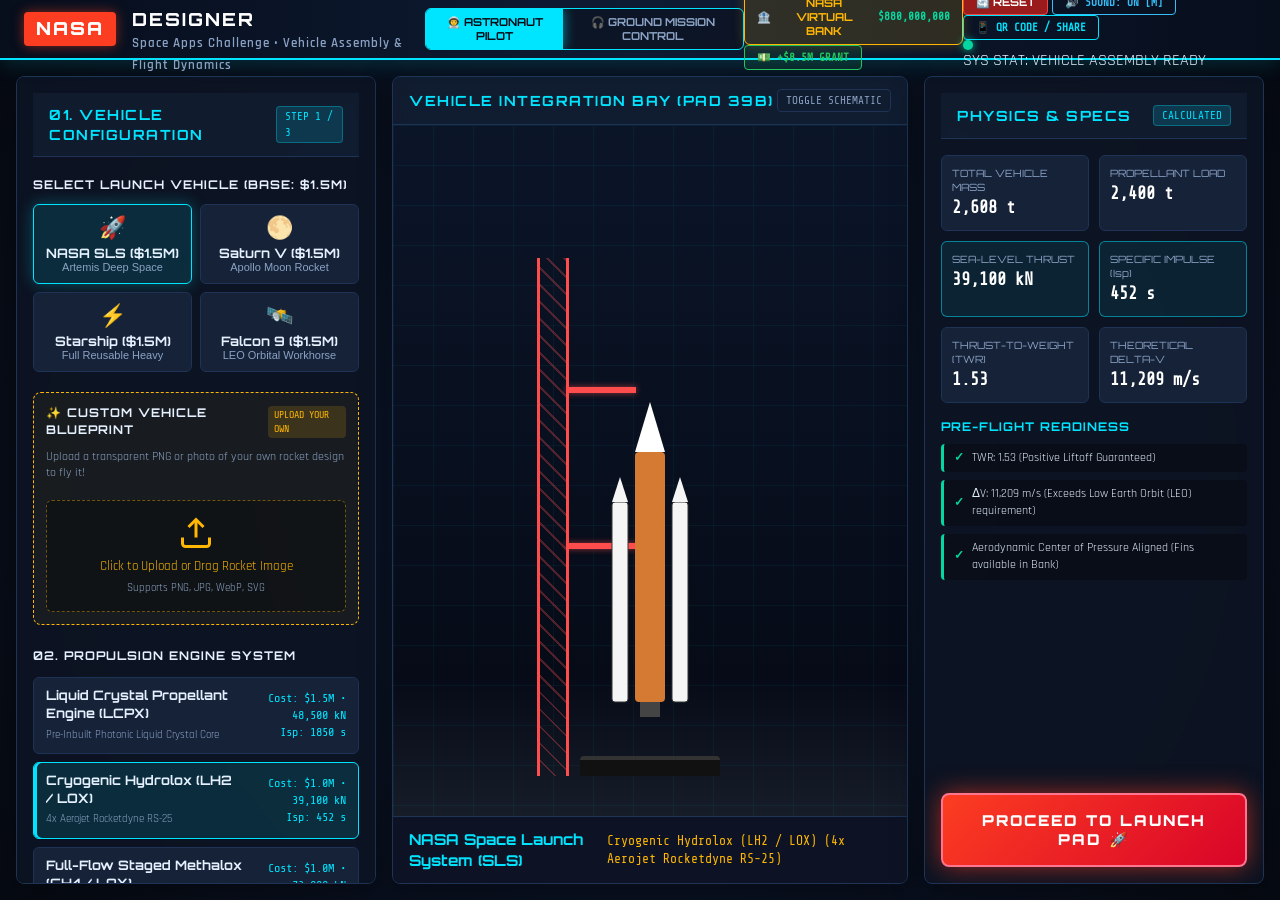
<file: index.html>
<!DOCTYPE html>
<html lang="en">
<head>
  <meta charset="UTF-8">
  <meta name="viewport" content="width=device-width, initial-scale=1.0">
  <title>NASA Space Mission Designer & Custom Rocket Flight Simulator</title>
  <link rel="stylesheet" href="style.css">
  <link rel="preconnect" href="https://fonts.googleapis.com">
  <link rel="preconnect" href="https://fonts.gstatic.com" crossorigin>
  <link href="https://fonts.googleapis.com/css2?family=Orbitron:wght@400;600;800;900&family=Rajdhani:wght@400;600;700&family=Share+Tech+Mono&display=swap" rel="stylesheet">
</head>
<body>
  <!-- Top Navigation & Mission Header -->
  <header class="nasa-header">
    <div class="logo-group">
      <div class="nasa-badge">NASA</div>
      <div class="header-titles">
        <h1>SPACE MISSION DESIGNER</h1>
        <span class="subtitle">Space Apps Challenge • Vehicle Assembly & Flight Dynamics</span>
      </div>
    </div>
    <!-- Role Switcher: Pilot vs Ground Mission Control -->
    <div class="role-selector">
      <button id="btn-role-pilot" class="role-btn active" type="button">👨‍🚀 ASTRONAUT PILOT</button>
      <button id="btn-role-ground" class="role-btn" type="button">🎧 GROUND MISSION CONTROL</button>
    </div>

    <!-- NASA Virtual Bank & Upgrade Shop Button -->
    <div class="bank-header-group">
      <button id="btn-open-bank" class="btn-bank-glow" type="button">
        <span class="bank-icon">🏦</span>
        <strong>NASA VIRTUAL BANK</strong>
        <span id="bank-wallet-disp" class="bank-balance">$880,000,000</span>
      </button>
      <button id="btn-claim-grant" class="control-btn" style="border-color: #22c55e; color: #22c55e; padding: 5px 12px; font-weight: bold; background: rgba(34, 197, 94, 0.1);" type="button" onclick="if(typeof NASA_BANK!=='undefined')NASA_BANK.claimNasaGrant()">
        💵 +$8.5M GRANT
      </button>
    </div>

    <div class="header-status">
      <button id="btn-header-reset" class="btn-abort" style="padding: 5px 12px; font-weight: bold; background: #991b1b; color: #fff; border: 1px solid #ef4444; border-radius: 4px;" type="button" onclick="resetEntireMission()">
        🔄 RESET
      </button>
      <button id="btn-audio-mute" class="control-btn" style="border-color: #38bdf8; color: #38bdf8; padding: 5px 12px; font-weight: bold;" type="button" onclick="toggleAudioState()">
        🔊 SOUND: ON [M]
      </button>
      <button id="btn-share-qr" class="control-btn" style="border-color: var(--border-cyan); color: var(--border-cyan); padding: 5px 12px; font-weight: bold;" type="button" onclick="openQRModal()">
        📱 QR CODE / SHARE
      </button>
      <div class="status-indicator live"></div>
      <span id="system-status">SYS STAT: VEHICLE ASSEMBLY READY</span>
    </div>
  </header>

  <!-- Main Container -->
  <main id="app-container">
    
    <!-- SCREEN 1: VEHICLE ASSEMBLY BUILDING (VAB) -->
    <section id="assembly-bay" class="screen-view active">
      <div class="vab-grid">
        
        <!-- Left Panel: Configuration -->
        <div class="panel config-panel">
          <div class="panel-header">
            <h2>01. VEHICLE CONFIGURATION</h2>
            <span class="step-tag">STEP 1 / 3</span>
          </div>

          <!-- Rocket Selection -->
          <div class="form-section">
            <label class="section-label">Select Launch Vehicle (Base: $1.5M)</label>
            <div class="rocket-selector-grid">
              <button class="selector-card active" data-rocket="sls">
                <span class="rocket-icon">🚀</span>
                <strong>NASA SLS ($1.5M)</strong>
                <small>Artemis Deep Space</small>
              </button>
              <button class="selector-card" data-rocket="saturn_v">
                <span class="rocket-icon">🌕</span>
                <strong>Saturn V ($1.5M)</strong>
                <small>Apollo Moon Rocket</small>
              </button>
              <button class="selector-card" data-rocket="starship">
                <span class="rocket-icon">⚡</span>
                <strong>Starship ($1.5M)</strong>
                <small>Full Reusable Heavy</small>
              </button>
              <button class="selector-card" data-rocket="falcon9">
                <span class="rocket-icon">🛰️</span>
                <strong>Falcon 9 ($1.5M)</strong>
                <small>LEO Orbital Workhorse</small>
              </button>
            </div>
          </div>

          <!-- Custom Rocket Image Upload Feature -->
          <div class="form-section custom-upload-box">
            <div class="upload-header">
              <label class="section-label">✨ Custom Vehicle Blueprint</label>
              <span class="badge-custom">UPLOAD YOUR OWN</span>
            </div>
            <p class="helper-text">Upload a transparent PNG or photo of your own rocket design to fly it!</p>
            
            <div class="drop-zone" id="image-drop-zone">
              <input type="file" id="rocket-file-input" accept="image/*" hidden>
              <div class="drop-content" id="drop-placeholder">
                <svg width="36" height="36" viewBox="0 0 24 24" fill="none" stroke="currentColor" stroke-width="2">
                  <path d="M21 15v4a2 2 0 0 1-2 2H5a2 2 0 0 1-2-2v-4"></path>
                  <polyline points="17 8 12 3 7 8"></polyline>
                  <line x1="12" y1="3" x2="12" y2="15"></line>
                </svg>
                <span>Click to Upload or Drag Rocket Image</span>
                <span class="file-hint">Supports PNG, JPG, WebP, SVG</span>
              </div>
              <div class="upload-preview-wrapper" id="upload-preview-wrapper" style="display: none;">
                <img id="custom-image-preview" alt="Custom rocket preview">
                <button type="button" class="btn-remove-custom" id="btn-clear-custom" title="Remove custom image">✕</button>
              </div>
            </div>
            <button type="button" class="btn-use-custom" id="btn-select-custom" style="display:none;">
              Active: Flying Custom Rocket
            </button>
          </div>

          <!-- Propulsion Selection -->
          <div class="form-section">
            <div class="section-header-row">
              <label class="section-label">02. Propulsion Engine System</label>
            </div>
            <div class="engine-list" id="engine-options">
              <!-- Rendered via JS -->
            </div>
          </div>

          <!-- Mission Target -->
          <div class="form-section">
            <label class="section-label">03. Target Destination</label>
            <div class="target-options">
              <label class="target-radio active">
                <input type="radio" name="target" value="leo" checked>
                <div class="target-card">
                  <span class="target-name">Low Earth Orbit (LEO)</span>
                  <span class="target-metric">Target Alt: 250 km • ΔV: 9,400 m/s</span>
                </div>
              </label>
              <label class="target-radio">
                <input type="radio" name="target" value="moon">
                <div class="target-card">
                  <span class="target-name">Trans-Lunar Injection (Artemis)</span>
                  <span class="target-metric">Target Alt: 384,400 km • ΔV: 12,500 m/s</span>
                </div>
              </label>
              <label class="target-radio">
                <input type="radio" name="target" value="mars">
                <div class="target-card">
                  <span class="target-name">Mars Transfer Orbit</span>
                  <span class="target-metric">Deep Space • ΔV: 13,800 m/s</span>
                </div>
              </label>
            </div>
          </div>

        </div>

        <!-- Center: Rocket Visualizer Bay -->
        <div class="panel visualizer-panel">
          <div class="panel-header">
            <h2>VEHICLE INTEGRATION BAY (PAD 39B)</h2>
            <div class="zoom-controls">
              <button id="btn-toggle-grid" class="control-btn">TOGGLE SCHEMATIC</button>
            </div>
          </div>
          
          <div class="launchpad-viewport" id="vab-viewport">
            <div class="gantry-tower">
              <div class="swing-arm"></div>
              <div class="swing-arm"></div>
              <div class="service-bridge"></div>
            </div>
            <div class="rocket-stand">
              <div class="rocket-model-container" id="vab-rocket-container">
                <!-- Preset Rocket or Custom Upload SVG/Image rendered here -->
                <div id="vab-rocket-render" class="vab-rocket"></div>
              </div>
              <div class="flame-trench"></div>
            </div>
          </div>

          <div class="vehicle-caption">
            <div class="caption-title" id="preview-rocket-name">NASA Space Launch System (SLS)</div>
            <div class="caption-propulsion" id="preview-propulsion-name">4x RS-25 Hydrolox + Solid Boosters</div>
          </div>
        </div>

        <!-- Right Panel: Telemetry & Launch Checklist -->
        <div class="panel telemetry-panel">
          <div class="panel-header">
            <h2>PHYSICS & SPECS</h2>
            <span class="badge-telemetry">CALCULATED</span>
          </div>

          <div class="specs-grid">
            <div class="spec-card">
              <span class="spec-label">TOTAL VEHICLE MASS</span>
              <span class="spec-val" id="spec-total-mass">2,608 t</span>
            </div>
            <div class="spec-card">
              <span class="spec-label">PROPELLANT LOAD</span>
              <span class="spec-val" id="spec-fuel-mass">2,400 t</span>
            </div>
            <div class="spec-card highlight">
              <span class="spec-label">SEA-LEVEL THRUST</span>
              <span class="spec-val" id="spec-thrust">39,100 kN</span>
            </div>
            <div class="spec-card highlight">
              <span class="spec-label">SPECIFIC IMPULSE (Isp)</span>
              <span class="spec-val" id="spec-isp">452 s</span>
            </div>
            <div class="spec-card">
              <span class="spec-label">THRUST-TO-WEIGHT (TWR)</span>
              <span class="spec-val" id="spec-twr">1.53</span>
            </div>
            <div class="spec-card">
              <span class="spec-label">THEORETICAL DELTA-V</span>
              <span class="spec-val" id="spec-deltav">9,850 m/s</span>
            </div>
          </div>

          <div class="flight-readiness">
            <h3>PRE-FLIGHT READINESS</h3>
            <div class="checklist">
              <div class="check-item ok" id="check-twr">
                <span class="check-icon">✓</span>
                <span>TWR > 1.20 (Positive Liftoff)</span>
              </div>
              <div class="check-item ok" id="check-deltav">
                <span class="check-icon">✓</span>
                <span>ΔV sufficient for Mission Target</span>
              </div>
              <div class="check-item ok" id="check-aerodynamics">
                <span class="check-icon">✓</span>
                <span>Aerodynamic Center of Pressure Aligned</span>
              </div>
            </div>
          </div>

          <div class="launch-action-bar">
            <button id="btn-start-launch" class="btn-launch-countdown">
              <span class="btn-glow"></span>
              <span class="btn-text">PROCEED TO LAUNCH PAD 🚀</span>
            </button>
          </div>

        </div>

      </div>
    </section>

    <!-- SCREEN 2: 3D/CANVAS FLIGHT SIMULATOR -->
    <section id="flight-bay" class="screen-view">
      
      <!-- Canvas World (Earth, Atmosphere, Stars, Rocket, Flame Particles) -->
      <canvas id="flight-canvas"></canvas>

      <!-- Flight HUD Overlay -->
      <div class="flight-hud">
        
        <!-- Top Telemetry Ribbon -->
        <div class="hud-top-ribbon">
          <div class="hud-block">
            <span class="hud-label">MISSION CLOCK</span>
            <span class="hud-val" id="hud-met">T- 00:00:00</span>
          </div>
          <div class="hud-block">
            <span class="hud-label">ALTITUDE</span>
            <span class="hud-val" id="hud-alt">0.0 km</span>
          </div>
          <div class="hud-block">
            <span class="hud-label">VELOCITY</span>
            <span class="hud-val" id="hud-vel">0 m/s</span>
          </div>
          <div class="hud-block">
            <span class="hud-label">MACH</span>
            <span class="hud-val" id="hud-mach">0.00</span>
          </div>
          <div class="hud-block">
            <span class="hud-label">DYNAMIC PRESSURE (Q)</span>
            <span class="hud-val" id="hud-q">0.0 kPa</span>
          </div>
          <div class="hud-block">
            <span class="hud-label">TOTAL FUEL</span>
            <span class="hud-val" id="hud-fuel" style="color: var(--accent-gold);">100%</span>
          </div>
          <div class="hud-block">
            <span class="hud-label">STAGE 1: BOOSTERS (1ST)</span>
            <span class="hud-val" id="hud-booster-fuel" style="color: #ffaa00;">100%</span>
          </div>
          <div class="hud-block">
            <span class="hud-label">STAGE 2: MAIN (2ND)</span>
            <span class="hud-val" id="hud-main-fuel" style="color: #00e5ff;">100%</span>
          </div>
          <div class="hud-block">
            <span class="hud-label">G-FORCE</span>
            <span class="hud-val" id="hud-gforce">1.0 G</span>
          </div>
          <div class="hud-block">
            <span class="hud-label">APOAPSIS (Ap)</span>
            <span class="hud-val" id="hud-apoapsis">0 km</span>
          </div>
          <div class="hud-block">
            <button id="btn-flight-mute" class="control-btn" style="width: 100%; font-size: 11px; padding: 6px; border-color: #38bdf8; color: #38bdf8;" type="button" onclick="toggleAudioState()">🔊 SOUND: ON [M]</button>
          </div>
          <div class="hud-block">
            <button id="btn-flight-reset" class="btn-abort" style="width: 100%; background: #991b1b; border: 1px solid #ef4444; color: #fff; font-size: 11px; padding: 6px;" type="button" onclick="resetEntireMission()">🔄 RESET TO LAUNCHPAD</button>
          </div>
          <div class="hud-block">
            <button id="btn-abort-mission" class="btn-abort">ABORT / RETURN TO VAB</button>
          </div>
        </div>

        <!-- Left Controls: Throttle & Gimbal (PILOT MODE) -->
        <div class="hud-controls-panel" id="pilot-controls-panel">
          <div class="hud-card">
            <h3>PILOT FLIGHT CONTROLS</h3>
            
            <div class="throttle-container">
              <label for="throttle-slider">THROTTLE: <span id="throttle-readout">100%</span></label>
              <input type="range" id="throttle-slider" min="0" max="100" value="100" class="vertical-slider">
              <div class="throttle-quick-btns">
                <button class="t-btn" data-t="100">MAX</button>
                <button class="t-btn" data-t="65">MAX-Q</button>
                <button class="t-btn" data-t="0">CUTOFF</button>
              </div>
            </div>

            <div class="attitude-controls">
              <label>PITCH / GRAVITY TURN</label>
              <div class="pitch-buttons">
                <button id="btn-pitch-left" class="btn-nav">◀ PITCH -5°</button>
                <button id="btn-pitch-center" class="btn-nav">PROGRADE</button>
                <button id="btn-pitch-right" class="btn-nav">PITCH +5° ▶</button>
              </div>
              <div class="pitch-indicator">
                Current Pitch: <span id="hud-pitch">90° (Vertical)</span>
              </div>
            </div>

            <div class="staging-box">
              <button id="btn-stage" class="btn-stage">FIRE STAGE SEPARATION [SPACE]</button>
              <div style="margin-top: 8px;">
                <button id="btn-dispatch-mars-capsule" class="btn-stage" style="width: 100%; margin: 0; padding: 10px 8px; font-size: 11px; font-weight: bold; background: linear-gradient(135deg, #ea580c 0%, #c2410c 100%); border-color: #fb923c;">
                  🔴 DISPATCH MARS CAPSULE & ROVER [R]
                </button>
              </div>
            </div>
          </div>
        </div>

        <!-- GROUND MISSION CONTROL CONSOLE (GROUND MODE) -->
        <div class="hud-controls-panel ground-panel" id="ground-controls-panel" style="display: none;">
          <div class="hud-card">
            <h3>🎧 NASA FLIGHT DIRECTOR CONSOLE</h3>
            <div class="station-grid">
              <div class="station-badge ok"><span>BOOSTER:</span> <strong>GO</strong></div>
              <div class="station-badge ok"><span>RETRO:</span> <strong>GO</strong></div>
              <div class="station-badge ok"><span>FDO:</span> <strong>GO</strong></div>
              <div class="station-badge ok"><span>GUIDO:</span> <strong>GO</strong></div>
            </div>
            
            <div class="ground-actions">
              <label>GROUND COMMAND UPLINK</label>
              <button id="btn-ground-stage" class="btn-stage" style="margin-top:6px;">UPLINK: SEPARATION COMMAND</button>
              <button id="btn-ground-prograde" class="btn-nav" style="width:100%; margin-top:6px; padding:8px;">UPLINK: GRAVITY TURN (AUTOPILOT)</button>
              <button id="btn-ground-cut" class="btn-abort" style="width:100%; margin-top:6px;">UPLINK: MECO ENGINE CUTOFF</button>
            </div>
          </div>
        </div>

        <!-- Right Side: Trajectory Map & Mission Capcom Logs -->
        <div class="hud-right-panel">
          
          <!-- Mini Orbit Trajectory View -->
          <div class="hud-card orbit-card">
            <h3>ORBITAL TRAJECTORY</h3>
            <canvas id="orbit-minimap" width="220" height="220"></canvas>
            <div class="orbit-stats">
              <div>Target: <span id="hud-target-name">LEO</span></div>
              <div>Orbit Status: <span id="hud-orbit-status" class="status-suborbital">SUB-ORBITAL</span></div>
            </div>
          </div>

          <!-- Space GPS & Deep Space Network (DSN) Navigation -->
          <div class="hud-card gps-card" style="margin-top: 8px;">
            <div style="display:flex; justify-content:space-between; align-items:center; border-bottom:1px solid rgba(255,255,255,0.1); padding-bottom:4px; margin-bottom:6px;">
              <h3 style="margin:0; font-size:12px; color:#38bdf8;">🛰️ SPACE GPS / DSN NAV</h3>
              <span id="hud-gps-lock" style="font-family:var(--font-mono); font-size:9px; background:rgba(6,214,160,0.2); color:#06d6a0; border:1px solid #06d6a0; padding:1px 6px; border-radius:4px;">4/4 NAVSTAR LOCK</span>
            </div>
            <div class="gps-readouts" style="font-family:var(--font-mono); font-size:11px; line-height:1.6;">
              <div>LAT: <span id="hud-gps-lat" style="color:#00e5ff;">28.5721° N</span> | LON: <span id="hud-gps-lon" style="color:#00e5ff;">80.6480° W</span></div>
              <div>EARTH DIST: <span id="hud-gps-dist" style="color:var(--accent-gold);">0.0 km</span></div>
              <div>RANGE TO TARGET: <span id="hud-gps-target-range" style="color:#a78bfa;">250 km (LEO)</span></div>
              <div>BEARING / HEADING: <span id="hud-gps-bearing" style="color:#34d399;">090° (Due East Orbit)</span></div>
            </div>
          </div>

          <!-- Capcom Live Log -->
          <div class="hud-card capcom-card">
            <h3>CAPCOM COMM LINK</h3>
            <div id="capcom-log" class="capcom-stream">
              <p class="log-entry system">[FLIGHT DIRECTOR] Rocket on Launch Pad 39B. Systems nominal.</p>
            </div>
          </div>

        </div>

        <!-- Center Bottom: Launch Ignition Button -->
        <div class="hud-bottom-action" id="ignition-action-container">
          <button id="btn-ignite" class="btn-ignite">
            <span class="btn-pulse"></span>
            IGNITION & LIFTOFF
          </button>
        </div>

      </div>

    </section>

    <!-- SCREEN 3: MARS GALE CRATER & CURIOSITY ROVER SURFACE MISSION -->
    <section id="mars-bay" class="screen-view">
      <div class="mars-container" style="display: flex; flex-direction: column; width: 100%; height: 100%; position: relative;">
        <!-- Mars Mission Header -->
        <div style="background: rgba(15, 23, 42, 0.95); border-bottom: 2px solid #ea580c; padding: 10px 24px; display: flex; justify-content: space-between; align-items: center; z-index: 20;">
          <div>
            <h2 style="font-family: var(--font-display); font-size: 18px; color: #f97316; margin: 0; display: flex; align-items: center; gap: 8px;">
              <span>🔴</span> NASA MARS EXPLORATION • GALE CRATER & MOUNT SHARP
            </h2>
            <span style="font-size: 12px; color: var(--text-secondary); font-family: var(--font-mono);">Curiosity Rover Navcam/Mastcam Dataset • Real-Time Regolith Sand Tracks Simulation</span>
          </div>
          <div style="display: flex; gap: 12px; align-items: center;">
            <div style="background: rgba(0,0,0,0.5); padding: 6px 14px; border-radius: 6px; border: 1px solid #ea580c; font-family: var(--font-mono); font-size: 13px;">
              <span style="color: var(--text-secondary);">GEOLOGY SAMPLES:</span>
              <strong id="rover-samples-count" style="color: #22c55e; margin-left: 6px;">0 / 12</strong>
            </div>
            <div style="background: rgba(0,0,0,0.5); padding: 6px 14px; border-radius: 6px; border: 1px solid var(--accent-gold); font-family: var(--font-mono); font-size: 13px;">
              <span style="color: var(--text-secondary);">MISSION REWARD:</span>
              <strong id="rover-points-earned" style="color: var(--accent-gold); margin-left: 6px;">+0 PTS</strong>
            </div>
            <button id="btn-rover-deposit" class="btn-stage" style="padding: 6px 14px; font-size: 11px; margin: 0;">
              🏦 DEPOSIT TO BANK
            </button>
            <button id="btn-mars-reset" class="btn-abort" style="padding: 6px 14px; font-size: 11px; background: #991b1b; color: #fff; border: 1px solid #ef4444;" type="button" onclick="resetEntireMission()">
              🔄 RESET TO LAUNCHPAD
            </button>
            <button id="btn-return-vab" class="btn-abort" style="padding: 6px 14px; font-size: 11px; display: none;">
              🚀 RETURN TO VAB
            </button>
          </div>
        </div>

        <!-- Compact Non-Overlapping Geology Log Bar (never covers Mars drill sites!) -->
        <div id="rover-science-log" style="background: rgba(10, 15, 26, 0.94); border-bottom: 1px solid rgba(56, 189, 248, 0.35); padding: 6px 16px; max-height: 52px; overflow-y: auto; font-family: var(--font-mono); font-size: 11px; line-height: 1.4; z-index: 15; display: flex; flex-direction: column; gap: 2px;">
          <div style="color: var(--border-cyan); font-weight: bold; font-family: var(--font-display); font-size: 10px;">MASTCAM GEOLOGY TELEMETRY — ALL 12 SURVEY SITES VISIBLE BELOW</div>
          <p style="color: #94a3b8; margin: 0;">Landing site: Yellowknife Bay, Gale Crater. Drive or tap any of the 12 survey beacons (#1–#12) to drill rock core samples.</p>
        </div>

        <!-- Mars Surface Canvas & HUD -->
        <div style="flex: 1; position: relative; overflow: hidden; background: #66240d;">
          <canvas id="mars-canvas" style="width: 100%; height: 100%; display: block;"></canvas>

          <!-- Rover Controls Guide Overlay -->
          <div style="position: absolute; bottom: 10px; left: 12px; background: rgba(10, 15, 26, 0.85); border: 1px solid rgba(234, 88, 12, 0.5); border-radius: 8px; padding: 7px 10px; max-width: 245px; backdrop-filter: blur(8px); z-index: 10; font-family: var(--font-mono); font-size: 10px; line-height: 1.4;">
            <div style="color: #ea580c; font-weight: bold; font-family: var(--font-display); font-size: 10px; margin-bottom: 3px;">
              🕹️ ROVER CONTROLS • 12 TARGETS
            </div>
            <div style="color: #cbd5e1;">• <strong>Arrows / Tap Terrain</strong>: Drive</div>
            <div style="color: #cbd5e1;">• <strong>[SPACE] / [E]</strong>: Drill Sample</div>
            <button id="btn-drill-manual" class="btn-stage" style="width: 100%; margin-top: 5px; padding: 5px 0; font-size: 10px;">
              🔬 DRILL CLOSEST [SPACE]
            </button>
          </div>

          <!-- Touchscreen D-Pad for iPad & Mobile Controls -->
          <div id="rover-touch-controls" style="position: absolute; bottom: 10px; right: 12px; z-index: 25; display: flex; flex-direction: column; align-items: center; gap: 5px; background: rgba(10, 15, 26, 0.85); border: 2px solid #ea580c; border-radius: 10px; padding: 6px 8px; backdrop-filter: blur(8px); box-shadow: 0 4px 16px rgba(234, 88, 12, 0.35);">
            <div style="color: #ea580c; font-family: var(--font-display); font-size: 9px; font-weight: bold;">TOUCH CONTROLS</div>
            <button id="btn-touch-forward" class="btn-stage" style="width: 44px; height: 34px; font-size: 16px; padding: 0; display: flex; align-items: center; justify-content: center; border-radius: 6px; background: rgba(11, 61, 145, 0.9); border: 2px solid #38bdf8;" type="button">▲</button>
            <div style="display: flex; gap: 5px;">
              <button id="btn-touch-left" class="btn-stage" style="width: 44px; height: 34px; font-size: 16px; padding: 0; display: flex; align-items: center; justify-content: center; border-radius: 6px; background: rgba(11, 61, 145, 0.9); border: 2px solid #38bdf8;" type="button">◀</button>
              <button id="btn-touch-drill" class="btn-stage" style="width: 56px; height: 34px; font-size: 10px; font-weight: bold; padding: 0; display: flex; align-items: center; justify-content: center; border-radius: 6px; background: linear-gradient(135deg, #ea580c 0%, #c2410c 100%); border: 2px solid #fb923c;" type="button">🔬 DRILL</button>
              <button id="btn-touch-right" class="btn-stage" style="width: 44px; height: 34px; font-size: 16px; padding: 0; display: flex; align-items: center; justify-content: center; border-radius: 6px; background: rgba(11, 61, 145, 0.9); border: 2px solid #38bdf8;" type="button">▶</button>
            </div>
            <button id="btn-touch-reverse" class="btn-stage" style="width: 44px; height: 34px; font-size: 16px; padding: 0; display: flex; align-items: center; justify-content: center; border-radius: 6px; background: rgba(11, 61, 145, 0.9); border: 2px solid #38bdf8;" type="button">▼</button>
          </div>
        </div>
      </div>
    </section>

    <!-- NASA VIRTUAL BANK & UPGRADE SHOP MODAL -->
    <div id="bank-modal" class="modal-overlay" style="display: none;">
      <div class="modal-content" style="border-color: var(--accent-gold); max-width: 550px;">
        <div style="display: flex; justify-content: space-between; align-items: center; border-bottom: 1px solid var(--border-subtle); padding-bottom: 8px; margin-bottom: 12px;">
          <h2 style="color: var(--accent-gold); font-size: 18px; margin: 0;">🏦 NASA VIRTUAL BANK & UPGRADE SHOP</h2>
          <button id="btn-close-bank" class="btn-modal" style="padding: 4px 10px; font-weight: bold;">✕</button>
        </div>

        <!-- Balances -->
        <div style="display: grid; grid-template-columns: 1fr 1fr; gap: 8px; margin-bottom: 12px; font-family: var(--font-mono);">
          <div style="background: rgba(0,0,0,0.5); padding: 8px; border-radius: 6px; border: 1px solid var(--border-subtle);">
            <span style="font-size: 10px; color: var(--text-secondary); display: block;">VIRTUAL BANK SAVINGS</span>
            <span id="bank-balance-display" style="font-size: 16px; font-weight: bold; color: var(--accent-gold);">$880,000,000</span>
          </div>
          <div style="background: rgba(0,0,0,0.5); padding: 8px; border-radius: 6px; border: 1px solid var(--border-subtle);">
            <span style="font-size: 10px; color: var(--text-secondary); display: block;">ACTIVE LAUNCH WALLET</span>
            <span id="wallet-balance-display" style="font-size: 16px; font-weight: bold; color: var(--accent-green);">$880,000,000</span>
          </div>
        </div>

        <!-- Standard NASA Exploration Grant (+$8.5 Million) -->
        <div style="background: rgba(34, 197, 94, 0.08); border: 1px dashed #22c55e; border-radius: 6px; padding: 10px; margin-bottom: 12px; text-align: left;">
          <div style="display: flex; justify-content: space-between; align-items: center; margin-bottom: 4px;">
            <strong style="color: #22c55e; font-size: 12px;">NASA Exploration Grant</strong>
            <span style="font-family: var(--font-mono); font-size: 11px; color: #86efac;">+$8.5M CREDITED</span>
          </div>
          <p style="font-size: 11px; color: var(--text-secondary); margin-bottom: 8px;">Official NASA budget authorization for Artemis & Mars exploration.</p>
          <button id="btn-modal-claim-grant" class="btn-stage" style="width: 100%; padding: 8px; font-size: 11px; background: linear-gradient(135deg, #15803d 0%, #166534 100%); border-color: #22c55e;">
            💵 CLAIM NASA GRANT (+$8,500,000)
          </button>
        </div>

        <!-- Deposit Mission Points -->
        <div style="background: rgba(255, 183, 3, 0.08); border: 1px dashed var(--accent-gold); border-radius: 6px; padding: 10px; margin-bottom: 12px; text-align: left;">
          <div style="display: flex; justify-content: space-between; align-items: center; margin-bottom: 4px;">
            <strong style="color: var(--accent-gold); font-size: 12px;">Deposit Mission Points</strong>
            <span id="pending-points-display" style="font-family: var(--font-mono); font-size: 11px; color: var(--border-cyan);">0 PTS</span>
          </div>
          <p style="font-size: 11px; color: var(--text-secondary); margin-bottom: 8px;">Earned after completing orbital missions and Mars rock drilling. Deposit them here to credit virtual dollars into your bank!</p>
          <button id="btn-deposit-points" class="btn-stage" style="width: 100%; padding: 8px; font-size: 11px;" disabled>
            NO MISSION REWARDS TO DEPOSIT (ACHIEVE ORBIT OR DRILL SAMPLES FIRST)
          </button>
        </div>

        <!-- Withdraw Money -->
        <div style="background: rgba(0,0,0,0.4); border: 1px solid var(--border-subtle); border-radius: 6px; padding: 10px; margin-bottom: 12px; text-align: left;">
          <div style="display: flex; justify-content: space-between; font-size: 11px; margin-bottom: 6px;">
            <strong style="color: #fff;">Withdraw to Active Launch Wallet</strong>
            <span style="color: var(--text-secondary);">Fund rocket builds & upgrades</span>
          </div>
          <div style="display: flex; gap: 6px;">
            <button class="btn-quick-withdraw btn-nav" data-amt="10000000" style="flex: 1; padding: 6px 0;">+$10M</button>
            <button class="btn-quick-withdraw btn-nav" data-amt="50000000" style="flex: 1; padding: 6px 0;">+$50M</button>
            <button class="btn-quick-withdraw btn-nav" data-amt="100000000" style="flex: 1; padding: 6px 0;">+$100M</button>
          </div>
        </div>

        <!-- Upgrade Equipment Shop -->
        <div style="text-align: left; margin-bottom: 12px;">
          <label style="font-family: var(--font-display); font-size: 11px; color: var(--border-cyan); display: block; margin-bottom: 6px;">EQUIPMENT UPGRADE SHOP</label>
          <div style="display: grid; grid-template-columns: 1fr 1fr; gap: 6px;">
            <div style="background: rgba(0,0,0,0.4); padding: 8px; border-radius: 6px; border: 1px solid var(--border-subtle); display: flex; justify-content: space-between; align-items: center;">
              <div>
                <strong style="font-size: 11px; display: block; color: #fff;">Fin Stabilizers</strong>
                <span style="font-size: 9px; color: var(--text-secondary);">$1.0M • -20% Drag</span>
              </div>
              <button id="btn-buy-finStabilizers" class="btn-modal primary" style="padding: 4px 8px; font-size: 10px;">BUY ($1.0M)</button>
            </div>
            <div style="background: rgba(0,0,0,0.4); padding: 8px; border-radius: 6px; border: 1px solid var(--border-subtle); display: flex; justify-content: space-between; align-items: center;">
              <div>
                <strong style="font-size: 11px; display: block; color: #fff;">Side Boosters (Stage 1)</strong>
                <span style="font-size: 9px; color: var(--text-secondary);">$1.0M • +10% Liftoff</span>
              </div>
              <button id="btn-buy-sideBoosters" class="btn-modal primary" style="padding: 4px 8px; font-size: 10px;">BUY ($1.0M)</button>
            </div>
            <div style="background: rgba(0,0,0,0.4); padding: 8px; border-radius: 6px; border: 1px solid var(--border-subtle); display: flex; justify-content: space-between; align-items: center;">
              <div>
                <strong style="font-size: 11px; display: block; color: #fff;">Mars Entry Capsule</strong>
                <span style="font-size: 9px; color: var(--text-secondary);">$2.0M • Rover Payload</span>
              </div>
              <button id="btn-buy-roverCapsule" class="btn-modal primary" style="padding: 4px 8px; font-size: 10px;">BUY ($2.0M)</button>
            </div>
            <div style="background: rgba(0,0,0,0.4); padding: 8px; border-radius: 6px; border: 1px solid var(--border-subtle); display: flex; justify-content: space-between; align-items: center;">
              <div>
                <strong style="font-size: 11px; display: block; color: #fff;">Liquid Crystal Engine</strong>
                <span style="font-size: 9px; color: var(--text-secondary);">$1.5M • 1,850s Isp</span>
              </div>
              <button id="btn-buy-liquidCrystalEngine" class="btn-modal primary" style="padding: 4px 8px; font-size: 10px;">BUY ($1.5M)</button>
            </div>
          </div>
        </div>

        <div class="modal-actions">
          <button id="btn-done-bank" class="btn-modal primary">DONE / BACK TO MISSION</button>
        </div>
      </div>
    </div>

    <!-- QR Code Sharing Modal -->
    <div id="qr-modal" class="modal-overlay" style="display: none;">
      <div class="modal-content" style="border-color: var(--border-cyan); max-width: 440px;">
        <h2 style="color: var(--border-cyan); font-size: 18px; margin: 0 0 8px 0;">📱 SCAN TO PLAY ON MOBILE</h2>
        <p style="font-size: 12px; color: var(--text-secondary); margin-bottom: 12px;">Scan this ad-free official QR code to open and fly space^.go directly on your phone or tablet!</p>
        <div id="qr-code-display" style="display: flex; justify-content: center; margin: 12px 0;"></div>
        <div style="display: flex; gap: 8px; margin-bottom: 16px;">
          <input id="qr-link-input" type="text" readonly style="flex: 1; background: #070d18; border: 1px solid var(--border-cyan); color: #fff; padding: 6px 10px; border-radius: 4px; font-family: monospace; font-size: 11px;">
          <button id="btn-copy-link" class="btn-modal" style="padding: 6px 12px; font-size: 11px;">COPY</button>
        </div>
        <div class="modal-actions">
          <button id="btn-close-qr" class="btn-modal primary">CLOSE</button>
        </div>
      </div>
    </div>

    <!-- Mission Completion Banner Overlay -->
    <div id="mission-modal" class="modal-overlay" style="display: none;">
      <div class="modal-content">
        <h2 id="modal-title">ORBIT ACHIEVED! 🚀</h2>
        <p id="modal-desc">Congratulations! Your designed spacecraft has successfully completed orbital insertion.</p>
        <div class="modal-stats" id="modal-stats"></div>
        <div class="modal-actions">
          <button id="btn-modal-restart" class="btn-modal primary">DESIGN ANOTHER MISSION</button>
          <button id="btn-modal-continue" class="btn-modal">CONTINUE FLIGHT</button>
        </div>
      </div>
    </div>

  </main>

  <!-- Audio Synthesizer, Bank & Scripts -->
  <script src="js/audio.js?v=6"></script>
  <script src="js/physics.js?v=6"></script>
  <script src="js/rockets.js?v=6"></script>
  <script src="js/bank.js?v=6"></script>
  <script src="js/rover.js?v=6"></script>
  <script src="js/asteroid.js?v=6"></script>
  <script src="js/simulator.js?v=6"></script>
  <script src="js/qrcode.js?v=6"></script>
  <script src="js/app.js?v=6"></script>
</body>
</html>
</file>
<file: style.css>
:root {
  --bg-deep: #080c14;
  --bg-panel: #0d1424;
  --bg-panel-light: #152238;
  --border-cyan: #00e5ff;
  --border-subtle: #1e3355;
  --text-primary: #e6f1ff;
  --text-secondary: #8ba2c4;
  --accent-gold: #ffb703;
  --accent-orange: #fb8500;
  --accent-red: #ef233c;
  --accent-green: #06d6a0;
  --nasa-blue: #0b3d91;
  --nasa-red: #fc3d21;
  --font-display: 'Orbitron', -apple-system, sans-serif;
  --font-interface: 'Rajdhani', -apple-system, sans-serif;
  --font-mono: 'Share Tech Mono', monospace;
}

* {
  box-sizing: border-box;
  margin: 0;
  padding: 0;
}

body {
  background-color: var(--bg-deep);
  color: var(--text-primary);
  font-family: var(--font-interface);
  font-size: 16px;
  line-height: 1.4;
  overflow-x: hidden;
  height: 100vh;
  display: flex;
  flex-direction: column;
}

/* Header */
.nasa-header {
  height: 60px;
  background: linear-gradient(90deg, #070e1c 0%, #0d1b33 50%, #070e1c 100%);
  border-bottom: 2px solid var(--border-cyan);
  display: flex;
  align-items: center;
  justify-content: space-between;
  padding: 0 24px;
  z-index: 100;
  box-shadow: 0 4px 20px rgba(0, 229, 255, 0.15);
}

.logo-group {
  display: flex;
  align-items: center;
  gap: 16px;
}

.nasa-badge {
  background: var(--nasa-red);
  color: #fff;
  font-family: var(--font-display);
  font-weight: 900;
  font-size: 18px;
  letter-spacing: 2px;
  padding: 4px 12px;
  border-radius: 4px;
  box-shadow: 0 0 12px rgba(252, 61, 33, 0.5);
}

.header-titles h1 {
  font-family: var(--font-display);
  font-size: 18px;
  font-weight: 800;
  letter-spacing: 2px;
  color: #fff;
}

.header-titles .subtitle {
  font-size: 13px;
  color: var(--text-secondary);
  font-weight: 600;
  letter-spacing: 1px;
}

/* Bank Header Button */
.btn-bank-glow {
  background: rgba(255, 183, 3, 0.15);
  border: 1px solid var(--accent-gold);
  border-radius: 6px;
  color: var(--accent-gold);
  font-family: var(--font-display);
  font-size: 11px;
  padding: 6px 12px;
  cursor: pointer;
  display: flex;
  align-items: center;
  gap: 8px;
  box-shadow: 0 0 12px rgba(255, 183, 3, 0.25);
  transition: all 0.2s ease;
}

.btn-bank-glow:hover {
  background: rgba(255, 183, 3, 0.3);
  box-shadow: 0 0 20px rgba(255, 183, 3, 0.5);
  transform: translateY(-1px);
}

.bank-balance {
  font-family: var(--font-mono);
  color: var(--accent-green);
  font-weight: bold;
}

/* Role Selector (Pilot vs Ground Mission Control) */
.role-selector {
  display: flex;
  background: rgba(13, 20, 36, 0.9);
  border: 1px solid var(--border-cyan);
  border-radius: 6px;
  overflow: hidden;
}

.role-btn {
  background: transparent;
  border: none;
  color: var(--text-secondary);
  font-family: var(--font-display);
  font-size: 11px;
  font-weight: 700;
  padding: 6px 14px;
  cursor: pointer;
  transition: all 0.2s ease;
}

.role-btn:hover {
  color: #fff;
}

.role-btn.active {
  background: var(--border-cyan);
  color: #070d18;
  box-shadow: 0 0 12px rgba(0, 229, 255, 0.6);
}

.station-grid {
  display: grid;
  grid-template-columns: 1fr 1fr;
  gap: 6px;
  margin-bottom: 12px;
}

.station-badge {
  background: rgba(0, 0, 0, 0.4);
  border: 1px solid var(--border-subtle);
  border-left: 3px solid var(--accent-green);
  border-radius: 4px;
  padding: 4px 6px;
  font-family: var(--font-mono);
  font-size: 11px;
  display: flex;
  justify-content: space-between;
}

.station-badge strong {
  color: var(--accent-green);
}

.ground-actions label {
  font-family: var(--font-display);
  font-size: 10px;
  color: var(--border-cyan);
  display: block;
}

.status-indicator {
  width: 10px;
  height: 10px;
  border-radius: 50%;
  background: var(--accent-green);
  box-shadow: 0 0 8px var(--accent-green);
  animation: pulse 2s infinite ease-in-out;
}

@keyframes pulse {
  0%, 100% { opacity: 1; transform: scale(1); }
  50% { opacity: 0.4; transform: scale(0.85); }
}

/* Main View Container */
#app-container {
  flex: 1;
  position: relative;
  overflow: hidden;
}

.screen-view {
  position: absolute;
  top: 0;
  left: 0;
  width: 100%;
  height: 100%;
  display: none;
}

.screen-view.active {
  display: block;
}

/* SCREEN 1: VEHICLE ASSEMBLY BUILDING */
.vab-grid {
  display: grid;
  grid-template-columns: 360px 1fr 340px;
  height: 100%;
  gap: 16px;
  padding: 16px;
  background: radial-gradient(circle at 50% 50%, #0d1a33 0%, #060a12 100%);
}

.panel {
  background: rgba(13, 20, 36, 0.85);
  border: 1px solid var(--border-subtle);
  border-radius: 8px;
  display: flex;
  flex-direction: column;
  overflow: hidden;
  backdrop-filter: blur(10px);
  box-shadow: 0 8px 32px rgba(0, 0, 0, 0.4);
}

.panel-header {
  padding: 12px 16px;
  background: rgba(21, 34, 56, 0.6);
  border-bottom: 1px solid var(--border-subtle);
  display: flex;
  align-items: center;
  justify-content: space-between;
}

.panel-header h2 {
  font-family: var(--font-display);
  font-size: 14px;
  letter-spacing: 1.5px;
  color: var(--border-cyan);
}

.step-tag, .badge-telemetry {
  font-family: var(--font-mono);
  font-size: 11px;
  background: rgba(0, 229, 255, 0.15);
  color: var(--border-cyan);
  padding: 2px 8px;
  border-radius: 4px;
  border: 1px solid rgba(0, 229, 255, 0.3);
}

.config-panel {
  overflow-y: auto;
  padding: 16px;
  display: flex;
  flex-direction: column;
  gap: 20px;
}

.form-section {
  display: flex;
  flex-direction: column;
  gap: 10px;
}

.section-label {
  font-family: var(--font-display);
  font-size: 12px;
  font-weight: 700;
  letter-spacing: 1px;
  color: var(--text-primary);
  text-transform: uppercase;
}

/* Preset Rocket Selector Grid */
.rocket-selector-grid {
  display: grid;
  grid-template-columns: 1fr 1fr;
  gap: 8px;
}

.selector-card {
  background: var(--bg-panel-light);
  border: 1px solid var(--border-subtle);
  border-radius: 6px;
  padding: 10px 8px;
  color: var(--text-primary);
  cursor: pointer;
  display: flex;
  flex-direction: column;
  align-items: center;
  text-align: center;
  transition: all 0.2s ease;
}

.selector-card:hover {
  border-color: var(--border-cyan);
  transform: translateY(-2px);
  box-shadow: 0 4px 12px rgba(0, 229, 255, 0.2);
}

.selector-card.active {
  border-color: var(--border-cyan);
  background: rgba(0, 229, 255, 0.12);
  box-shadow: 0 0 16px rgba(0, 229, 255, 0.3);
}

.rocket-icon {
  font-size: 22px;
  margin-bottom: 4px;
}

.selector-card strong {
  font-size: 13px;
  font-family: var(--font-display);
}

.selector-card small {
  font-size: 11px;
  color: var(--text-secondary);
}

/* Custom Rocket Upload Area */
.custom-upload-box {
  background: rgba(255, 183, 3, 0.05);
  border: 1px dashed var(--accent-gold);
  border-radius: 8px;
  padding: 12px;
}

.upload-header {
  display: flex;
  align-items: center;
  justify-content: space-between;
}

.badge-custom {
  font-family: var(--font-mono);
  font-size: 10px;
  color: var(--accent-gold);
  background: rgba(255, 183, 3, 0.15);
  padding: 2px 6px;
  border-radius: 4px;
}

.helper-text {
  font-size: 12px;
  color: var(--text-secondary);
}

.drop-zone {
  margin-top: 8px;
  background: rgba(0, 0, 0, 0.3);
  border: 1px dashed rgba(255, 183, 3, 0.4);
  border-radius: 6px;
  padding: 14px 10px;
  text-align: center;
  cursor: pointer;
  transition: all 0.2s ease;
  position: relative;
}

.drop-zone:hover, .drop-zone.dragover {
  background: rgba(255, 183, 3, 0.12);
  border-color: var(--accent-gold);
}

.drop-content {
  display: flex;
  flex-direction: column;
  align-items: center;
  gap: 6px;
  color: var(--accent-gold);
  font-size: 13px;
}

.file-hint {
  font-size: 11px;
  color: var(--text-secondary);
}

.upload-preview-wrapper {
  position: relative;
  display: flex;
  justify-content: center;
  align-items: center;
  padding: 8px;
}

#custom-image-preview {
  max-height: 120px;
  max-width: 100%;
  object-fit: contain;
  filter: drop-shadow(0 0 10px rgba(0, 229, 255, 0.5));
}

.btn-remove-custom {
  position: absolute;
  top: -4px;
  right: -4px;
  background: var(--accent-red);
  color: #fff;
  border: none;
  border-radius: 50%;
  width: 24px;
  height: 24px;
  cursor: pointer;
  font-weight: bold;
}

.btn-use-custom {
  margin-top: 8px;
  width: 100%;
  padding: 8px;
  background: var(--accent-gold);
  color: #000;
  font-family: var(--font-display);
  font-weight: 700;
  font-size: 12px;
  border: none;
  border-radius: 4px;
  cursor: pointer;
}

/* Propulsion Engine Options */
.engine-list {
  display: flex;
  flex-direction: column;
  gap: 8px;
}

.engine-card {
  background: var(--bg-panel-light);
  border: 1px solid var(--border-subtle);
  border-radius: 6px;
  padding: 8px 12px;
  cursor: pointer;
  transition: all 0.2s;
  display: flex;
  justify-content: space-between;
  align-items: center;
}

.engine-card:hover {
  border-color: var(--border-cyan);
}

.engine-card.active {
  border-color: var(--border-cyan);
  background: rgba(0, 229, 255, 0.12);
  box-shadow: inset 3px 0 0 var(--border-cyan);
}

.engine-info strong {
  display: block;
  font-size: 13px;
  font-family: var(--font-display);
}

.engine-info span {
  font-size: 11px;
  color: var(--text-secondary);
}

.engine-stats {
  text-align: right;
  font-family: var(--font-mono);
  font-size: 12px;
  color: var(--border-cyan);
}

/* Target Destinations */
.target-options {
  display: flex;
  flex-direction: column;
  gap: 6px;
}

.target-radio {
  cursor: pointer;
}

.target-radio input {
  display: none;
}

.target-card {
  background: var(--bg-panel-light);
  border: 1px solid var(--border-subtle);
  border-radius: 6px;
  padding: 8px 12px;
  display: flex;
  flex-direction: column;
  transition: all 0.2s;
}

.target-radio.active .target-card,
.target-radio input:checked + .target-card {
  border-color: var(--accent-green);
  background: rgba(6, 214, 160, 0.1);
  box-shadow: inset 3px 0 0 var(--accent-green);
}

.target-name {
  font-family: var(--font-display);
  font-size: 13px;
  color: #fff;
}

.target-metric {
  font-family: var(--font-mono);
  font-size: 11px;
  color: var(--text-secondary);
}

/* CENTER: VAB VIEWPORT */
.visualizer-panel {
  position: relative;
  display: flex;
  flex-direction: column;
}

.control-btn {
  background: transparent;
  border: 1px solid var(--border-subtle);
  color: var(--text-secondary);
  font-family: var(--font-mono);
  font-size: 11px;
  padding: 4px 8px;
  border-radius: 4px;
  cursor: pointer;
}

.control-btn:hover {
  border-color: var(--border-cyan);
  color: var(--border-cyan);
}

.launchpad-viewport {
  flex: 1;
  position: relative;
  background: 
    linear-gradient(rgba(0, 229, 255, 0.05) 1px, transparent 1px),
    linear-gradient(90deg, rgba(0, 229, 255, 0.05) 1px, transparent 1px),
    linear-gradient(180deg, #0b1528 0%, #060b17 80%, #161c28 100%);
  background-size: 40px 40px, 40px 40px, 100% 100%;
  display: flex;
  align-items: flex-end;
  justify-content: center;
  overflow: hidden;
  padding-bottom: 40px;
}

/* Launch Stand & Gantry */
.gantry-tower {
  position: absolute;
  left: 28%;
  bottom: 40px;
  width: 32px;
  height: 75%;
  border-left: 3px solid #ff4d4d;
  border-right: 3px solid #ff4d4d;
  background: repeating-linear-gradient(
    45deg,
    transparent,
    transparent 10px,
    rgba(255, 77, 77, 0.3) 10px,
    rgba(255, 77, 77, 0.3) 12px
  );
  z-index: 10;
}

.swing-arm {
  position: absolute;
  right: -70px;
  width: 70px;
  height: 6px;
  background: #ff4d4d;
  box-shadow: 0 0 6px rgba(255, 77, 77, 0.6);
}

.swing-arm:nth-child(1) { top: 25%; }
.swing-arm:nth-child(2) { top: 55%; }

.rocket-stand {
  position: relative;
  display: flex;
  flex-direction: column;
  align-items: center;
  z-index: 20;
}

.rocket-model-container {
  min-height: 400px;
  display: flex;
  align-items: flex-end;
  justify-content: center;
}

.vab-rocket {
  position: relative;
  display: flex;
  flex-direction: column;
  align-items: center;
  transition: transform 0.3s ease;
}

.flame-trench {
  width: 140px;
  height: 20px;
  background: #111;
  border-top: 4px solid #333;
  border-radius: 4px 4px 0 0;
  margin-top: 4px;
}

.vehicle-caption {
  padding: 12px 16px;
  background: rgba(13, 20, 36, 0.95);
  border-top: 1px solid var(--border-subtle);
  display: flex;
  justify-content: space-between;
  align-items: center;
}

.caption-title {
  font-family: var(--font-display);
  font-weight: 700;
  font-size: 15px;
  color: var(--border-cyan);
}

.caption-propulsion {
  font-size: 13px;
  color: var(--accent-gold);
  font-family: var(--font-mono);
}

/* RIGHT: SPECS & READINESS */
.telemetry-panel {
  padding: 16px;
  display: flex;
  flex-direction: column;
  gap: 16px;
}

.specs-grid {
  display: grid;
  grid-template-columns: 1fr 1fr;
  gap: 10px;
}

.spec-card {
  background: var(--bg-panel-light);
  border: 1px solid var(--border-subtle);
  border-radius: 6px;
  padding: 10px;
  display: flex;
  flex-direction: column;
}

.spec-card.highlight {
  border-color: rgba(0, 229, 255, 0.5);
  background: rgba(0, 229, 255, 0.08);
}

.spec-label {
  font-size: 10px;
  font-family: var(--font-display);
  color: var(--text-secondary);
  margin-bottom: 2px;
}

.spec-val {
  font-family: var(--font-mono);
  font-size: 17px;
  font-weight: 700;
  color: #fff;
}

.flight-readiness h3 {
  font-family: var(--font-display);
  font-size: 12px;
  color: var(--border-cyan);
  margin-bottom: 8px;
  letter-spacing: 1px;
}

.checklist {
  display: flex;
  flex-direction: column;
  gap: 8px;
}

.check-item {
  display: flex;
  align-items: center;
  gap: 8px;
  font-size: 12px;
  background: rgba(0, 0, 0, 0.3);
  padding: 6px 10px;
  border-radius: 4px;
  border-left: 3px solid var(--accent-green);
}

.check-item.warn {
  border-left-color: var(--accent-orange);
}

.check-item.error {
  border-left-color: var(--accent-red);
}

.check-icon {
  font-weight: bold;
  color: var(--accent-green);
}

.launch-action-bar {
  margin-top: auto;
}

.btn-launch-countdown {
  position: relative;
  width: 100%;
  padding: 16px;
  background: linear-gradient(135deg, #fc3d21 0%, #d90429 100%);
  border: 2px solid #ff758f;
  border-radius: 8px;
  color: #fff;
  font-family: var(--font-display);
  font-weight: 900;
  font-size: 15px;
  letter-spacing: 2px;
  cursor: pointer;
  overflow: hidden;
  box-shadow: 0 0 25px rgba(252, 61, 33, 0.6);
  transition: all 0.2s;
}

.btn-launch-countdown:hover {
  transform: translateY(-2px);
  box-shadow: 0 0 35px rgba(252, 61, 33, 0.9);
}

/* SCREEN 2: 3D/CANVAS FLIGHT SIMULATOR */
#flight-bay {
  background: #000;
}

#flight-canvas {
  width: 100%;
  height: 100%;
  display: block;
}

.flight-hud {
  position: absolute;
  top: 0;
  left: 0;
  width: 100%;
  height: 100%;
  pointer-events: none;
  display: flex;
  flex-direction: column;
  justify-content: space-between;
  padding: 16px;
}

.hud-top-ribbon {
  pointer-events: auto;
  display: flex;
  gap: 12px;
  background: rgba(8, 12, 20, 0.85);
  border: 1px solid var(--border-cyan);
  border-radius: 8px;
  padding: 10px 16px;
  backdrop-filter: blur(8px);
  box-shadow: 0 0 20px rgba(0, 229, 255, 0.2);
}

.hud-block {
  display: flex;
  flex-direction: column;
  min-width: 110px;
}

.hud-label {
  font-size: 10px;
  font-family: var(--font-display);
  color: var(--border-cyan);
}

.hud-val {
  font-family: var(--font-mono);
  font-size: 18px;
  font-weight: 700;
  color: #fff;
}

.btn-abort {
  background: rgba(239, 35, 60, 0.2);
  border: 1px solid var(--accent-red);
  color: var(--accent-red);
  padding: 6px 12px;
  border-radius: 4px;
  font-family: var(--font-display);
  font-size: 11px;
  font-weight: 700;
  cursor: pointer;
  margin-top: 4px;
}

.btn-abort:hover {
  background: var(--accent-red);
  color: #fff;
}

.hud-controls-panel {
  position: absolute;
  left: 20px;
  top: 100px;
  width: 260px;
  pointer-events: auto;
}

.hud-right-panel {
  position: absolute;
  right: 20px;
  top: 100px;
  width: 260px;
  display: flex;
  flex-direction: column;
  gap: 12px;
  pointer-events: auto;
}

.hud-card {
  background: rgba(13, 20, 36, 0.85);
  border: 1px solid var(--border-subtle);
  border-radius: 8px;
  padding: 12px;
  backdrop-filter: blur(8px);
}

.hud-card h3 {
  font-family: var(--font-display);
  font-size: 12px;
  color: var(--border-cyan);
  margin-bottom: 10px;
  letter-spacing: 1px;
}

.throttle-container {
  display: flex;
  flex-direction: column;
  gap: 6px;
  margin-bottom: 16px;
}

.throttle-container label {
  font-family: var(--font-mono);
  font-size: 13px;
  color: var(--accent-gold);
}

.vertical-slider {
  width: 100%;
  accent-color: var(--accent-gold);
}

.throttle-quick-btns {
  display: flex;
  gap: 6px;
}

.t-btn {
  flex: 1;
  background: var(--bg-panel-light);
  border: 1px solid var(--border-subtle);
  color: var(--text-primary);
  font-family: var(--font-mono);
  font-size: 11px;
  padding: 4px 0;
  border-radius: 4px;
  cursor: pointer;
}

.t-btn:hover {
  border-color: var(--accent-gold);
}

.attitude-controls {
  display: flex;
  flex-direction: column;
  gap: 6px;
  margin-bottom: 16px;
}

.attitude-controls label {
  font-family: var(--font-display);
  font-size: 11px;
  color: var(--text-secondary);
}

.pitch-buttons {
  display: flex;
  gap: 4px;
}

.btn-nav {
  flex: 1;
  background: var(--bg-panel-light);
  border: 1px solid var(--border-subtle);
  color: var(--text-primary);
  font-family: var(--font-mono);
  font-size: 10px;
  padding: 6px 2px;
  border-radius: 4px;
  cursor: pointer;
}

.btn-nav:hover {
  border-color: var(--border-cyan);
}

.pitch-indicator {
  font-family: var(--font-mono);
  font-size: 12px;
  color: var(--border-cyan);
  margin-top: 4px;
}

.btn-stage {
  width: 100%;
  padding: 10px;
  background: rgba(251, 133, 0, 0.2);
  border: 1px solid var(--accent-orange);
  color: var(--accent-orange);
  font-family: var(--font-display);
  font-size: 11px;
  font-weight: 700;
  border-radius: 4px;
  cursor: pointer;
}

.btn-stage:hover {
  background: var(--accent-orange);
  color: #000;
}

/* Orbit Minimap & Capcom */
.orbit-card canvas {
  background: #050811;
  border-radius: 4px;
  border: 1px solid var(--border-subtle);
  display: block;
  margin: 0 auto 8px auto;
}

.orbit-stats {
  font-family: var(--font-mono);
  font-size: 12px;
  display: flex;
  flex-direction: column;
  gap: 4px;
}

.status-suborbital {
  color: var(--accent-orange);
}

.status-orbit {
  color: var(--accent-green);
  font-weight: bold;
}

.capcom-stream {
  height: 140px;
  overflow-y: auto;
  font-family: var(--font-mono);
  font-size: 11px;
  display: flex;
  flex-direction: column;
  gap: 6px;
}

.log-entry.system { color: var(--border-cyan); }
.log-entry.burn { color: var(--accent-gold); }
.log-entry.event { color: var(--accent-green); }
.log-entry.warn { color: var(--accent-red); }

/* Center Bottom Ignition Button */
.hud-bottom-action {
  position: absolute;
  bottom: 30px;
  left: 50%;
  transform: translateX(-50%);
  pointer-events: auto;
}

.btn-ignite {
  padding: 18px 48px;
  background: linear-gradient(135deg, #ff4d00 0%, #b30000 100%);
  border: 2px solid #ffaa00;
  border-radius: 50px;
  color: #fff;
  font-family: var(--font-display);
  font-size: 18px;
  font-weight: 900;
  letter-spacing: 3px;
  cursor: pointer;
  box-shadow: 0 0 35px rgba(255, 77, 0, 0.8);
  animation: glowPulse 1.5s infinite alternate;
}

@keyframes glowPulse {
  0% { box-shadow: 0 0 25px rgba(255, 77, 0, 0.6); }
  100% { box-shadow: 0 0 45px rgba(255, 170, 0, 0.95); }
}

/* Modal Overlay */
.modal-overlay {
  position: absolute;
  top: 0;
  left: 0;
  width: 100%;
  height: 100%;
  background: rgba(0, 0, 0, 0.8);
  backdrop-filter: blur(10px);
  display: flex;
  align-items: center;
  justify-content: center;
  pointer-events: auto;
  z-index: 500;
}

.modal-content {
  background: var(--bg-panel);
  border: 2px solid var(--accent-green);
  border-radius: 12px;
  padding: 32px;
  max-width: 500px;
  text-align: center;
  box-shadow: 0 0 50px rgba(6, 214, 160, 0.4);
}

.modal-content h2 {
  font-family: var(--font-display);
  font-size: 26px;
  color: var(--accent-green);
  margin-bottom: 12px;
}

.modal-content p {
  color: var(--text-secondary);
  font-size: 15px;
  margin-bottom: 20px;
}

.modal-stats {
  background: rgba(0, 0, 0, 0.4);
  border-radius: 6px;
  padding: 12px;
  margin-bottom: 24px;
  font-family: var(--font-mono);
  font-size: 13px;
  text-align: left;
  line-height: 1.8;
}

.modal-actions {
  display: flex;
  gap: 12px;
  justify-content: center;
}

.btn-modal {
  padding: 10px 20px;
  border-radius: 6px;
  font-family: var(--font-display);
  font-weight: 700;
  cursor: pointer;
  border: 1px solid var(--border-subtle);
  background: var(--bg-panel-light);
  color: var(--text-primary);
}

.btn-modal.primary {
  background: var(--accent-green);
  color: #000;
  border-color: var(--accent-green);
}

/* Space GPS Card */
.gps-card {
  border-color: rgba(56, 189, 248, 0.4);
  background: rgba(10, 18, 34, 0.9);
}

.gps-card h3 {
  color: #38bdf8;
  font-size: 11px;
  letter-spacing: 1px;
}
</file>
